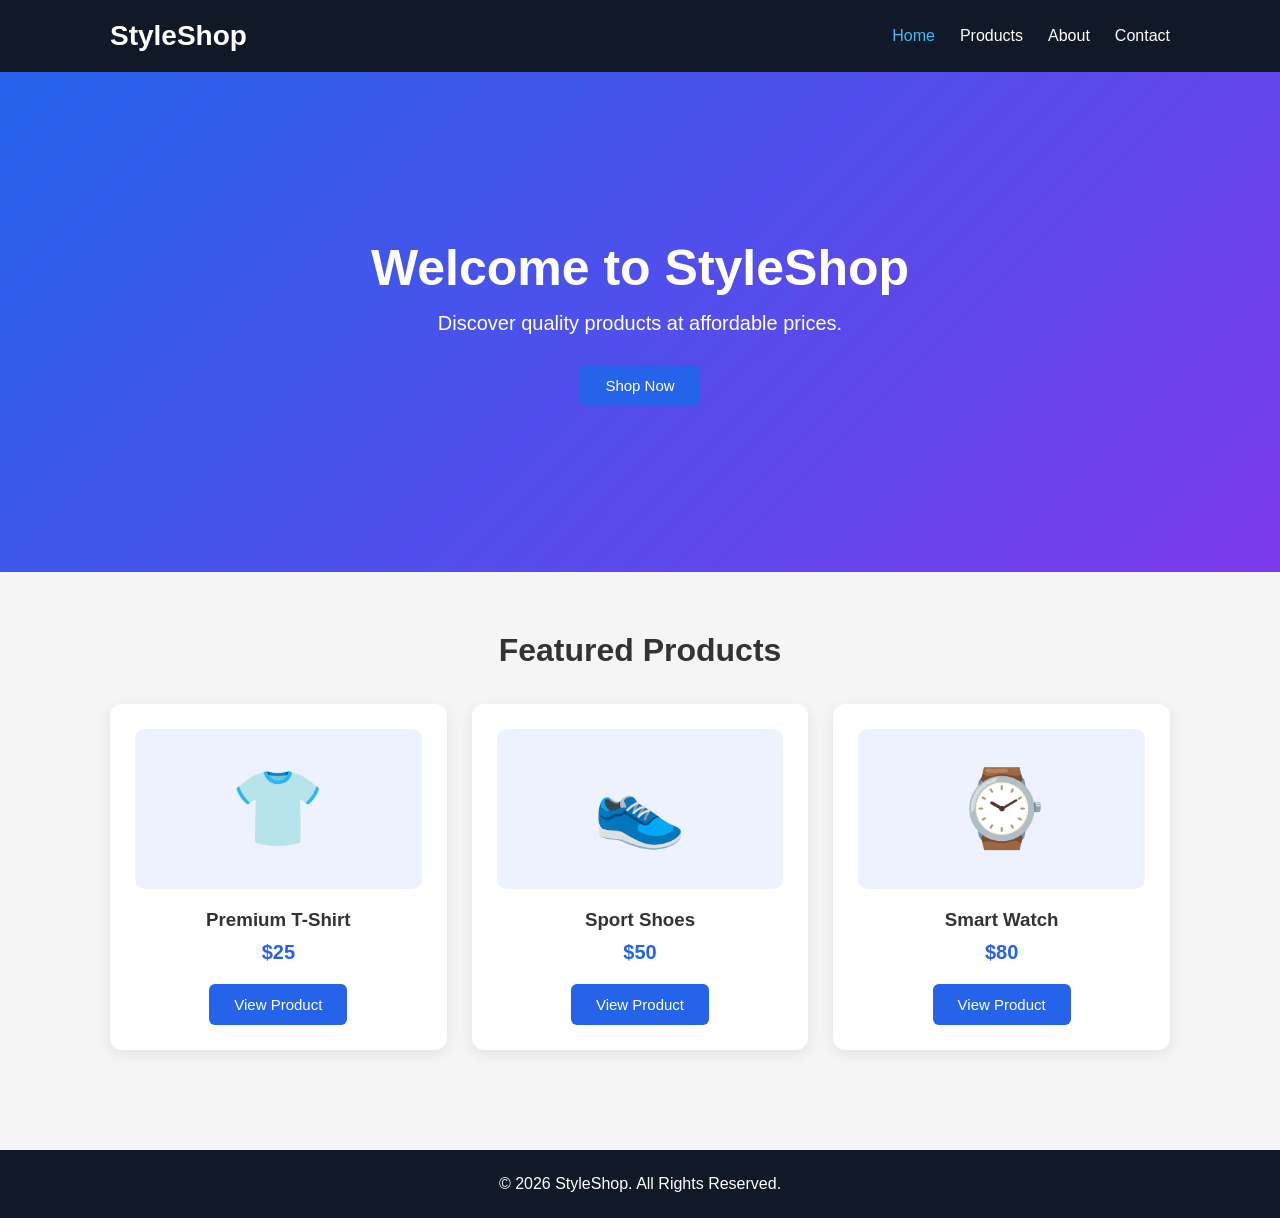
<file: index.html>
<!DOCTYPE html>
<html lang="en">
<head>
    <meta charset="UTF-8">
    <meta name="viewport" content="width=device-width, initial-scale=1.0">
    <title>Document</title>
</head>
<body>
   <!DOCTYPE html>
<html lang="en">
<head>
    <meta charset="UTF-8">
    <meta name="viewport" content="width=device-width, initial-scale=1.0">
    <title>StyleShop - Home</title>
    <link rel="stylesheet" href="style.css">
</head>
<body>

<header>
    <nav class="navbar">
        <h1 class="logo">StyleShop</h1>

        <ul class="nav-links">
            <li><a href="index.html" class="active">Home</a></li>
            <li><a href="product.html">Products</a></li>
            <li><a href="about.html">About</a></li>
            <li><a href="contact.html">Contact</a></li>
        </ul>
    </nav>
</header>

<section class="hero">
    <div class="hero-content">
        <h2>Welcome to StyleShop</h2>
        <p>Discover quality products at affordable prices.</p>
        <a href="product.html" class="btn">Shop Now</a>
    </div>
</section>

<section class="featured">
    <h2>Featured Products</h2>

    <div class="products">
        <div class="card">
            <div class="product-img">👕</div>
            <h3>Premium T-Shirt</h3>
            <p>$25</p>
            <a href="product.html" class="btn">View Product</a>
        </div>

        <div class="card">
            <div class="product-img">👟</div>
            <h3>Sport Shoes</h3>
            <p>$50</p>
            <a href="product.html" class="btn">View Product</a>
        </div>

        <div class="card">
            <div class="product-img">⌚</div>
            <h3>Smart Watch</h3>
            <p>$80</p>
            <a href="product.html" class="btn">View Product</a>
        </div>
    </div>
</section>

<footer>
    <p>&copy; 2026 StyleShop. All Rights Reserved.</p>
</footer>

</body>
</html>

</body>
</html>
</file>
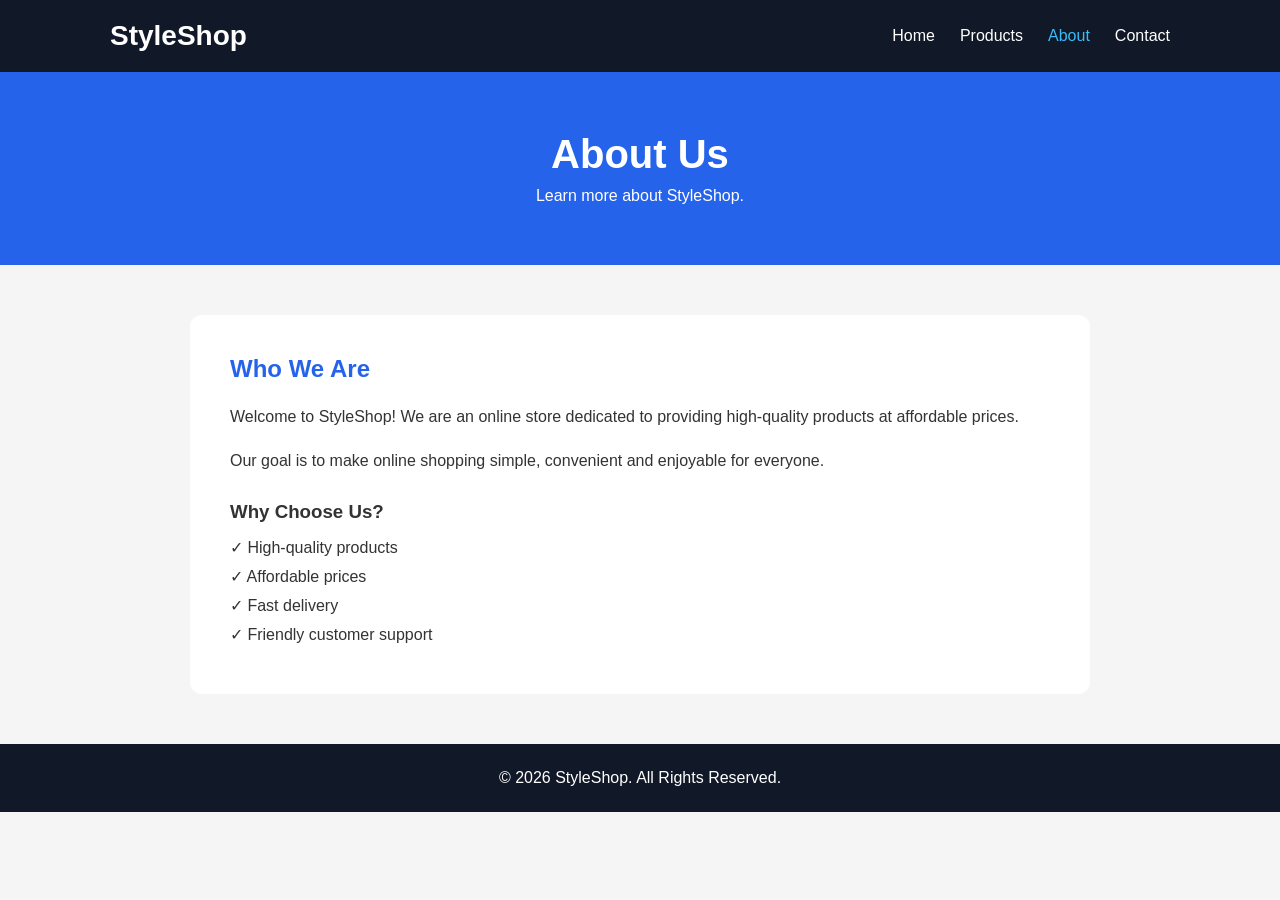
<file: about.html>
<!DOCTYPE html>
<html lang="en">
<head>
    <meta charset="UTF-8">
    <meta name="viewport" content="width=device-width, initial-scale=1.0">
    <title>StyleShop - About</title>
    <link rel="stylesheet" href="style.css">
</head>
<body>

<header>
    <nav class="navbar">
        <h1 class="logo">StyleShop</h1>

        <ul class="nav-links">
            <li><a href="index.html">Home</a></li>
            <li><a href="product.html">Products</a></li>
            <li><a href="about.html" class="active">About</a></li>
            <li><a href="contact.html">Contact</a></li>
        </ul>
    </nav>
</header>

<section class="page-header">
    <h2>About Us</h2>
    <p>Learn more about StyleShop.</p>
</section>

<section class="about">
    <div class="about-content">
        <h2>Who We Are</h2>

        <p>
            Welcome to StyleShop! We are an online store dedicated to
            providing high-quality products at affordable prices.
        </p>

        <p>
            Our goal is to make online shopping simple, convenient and
            enjoyable for everyone.
        </p>

        <h3>Why Choose Us?</h3>

        <ul>
            <li>✓ High-quality products</li>
            <li>✓ Affordable prices</li>
            <li>✓ Fast delivery</li>
            <li>✓ Friendly customer support</li>
        </ul>
    </div>
</section>

<footer>
    <p>&copy; 2026 StyleShop. All Rights Reserved.</p>
</footer>

</body>
</html>
</file>
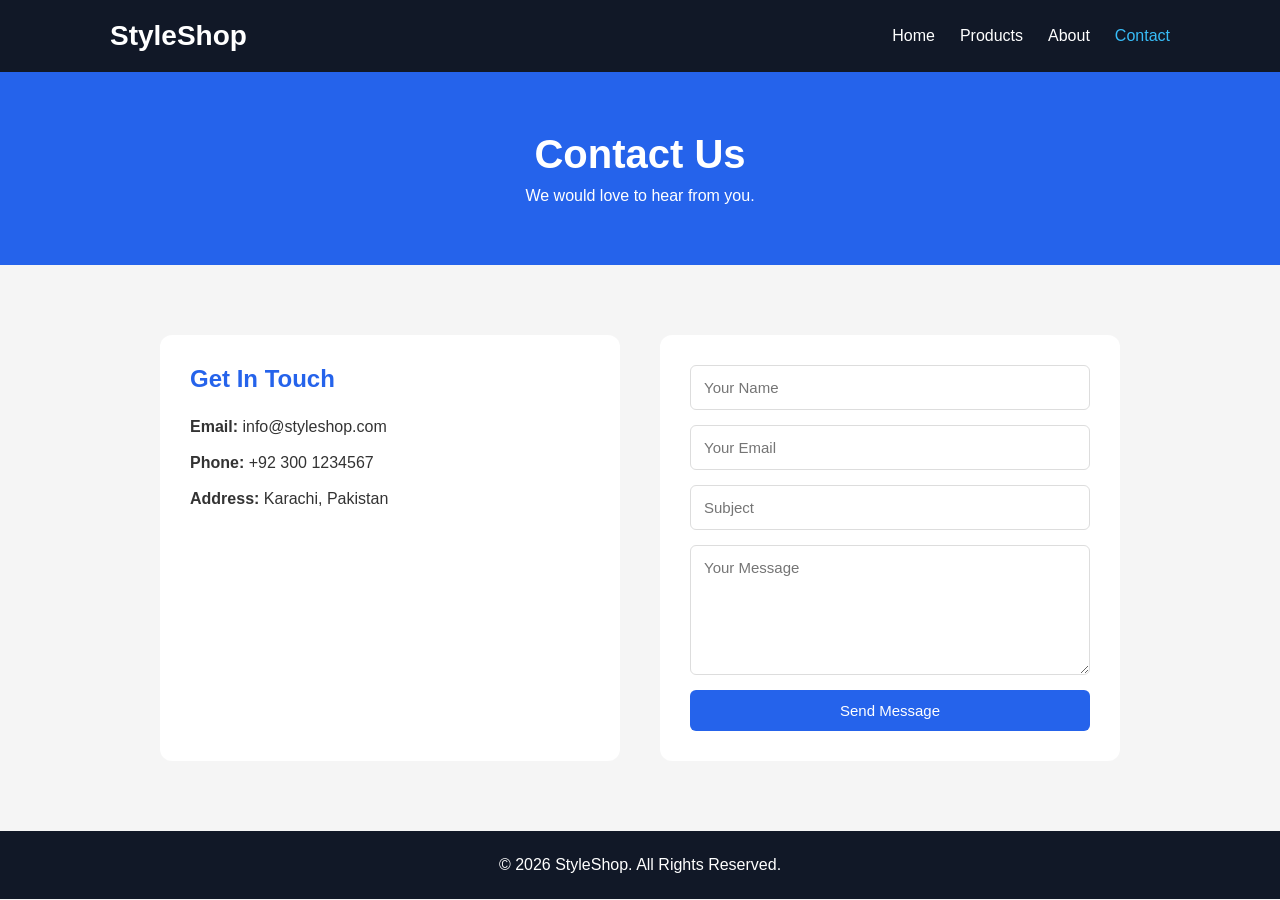
<file: contact.html>
<!DOCTYPE html>
<html lang="en">
<head>
    <meta charset="UTF-8">
    <meta name="viewport" content="width=device-width, initial-scale=1.0">
    <title>StyleShop - Contact</title>
    <link rel="stylesheet" href="style.css">
</head>
<body>

<header>
    <nav class="navbar">
        <h1 class="logo">StyleShop</h1>

        <ul class="nav-links">
            <li><a href="index.html">Home</a></li>
            <li><a href="product.html">Products</a></li>
            <li><a href="about.html">About</a></li>
            <li><a href="contact.html" class="active">Contact</a></li>
        </ul>
    </nav>
</header>

<section class="page-header">
    <h2>Contact Us</h2>
    <p>We would love to hear from you.</p>
</section>

<section class="contact">

    <div class="contact-info">
        <h2>Get In Touch</h2>
        <p><strong>Email:</strong> info@styleshop.com</p>
        <p><strong>Phone:</strong> +92 300 1234567</p>
        <p><strong>Address:</strong> Karachi, Pakistan</p>
    </div>

    <form>
        <input type="text" placeholder="Your Name" required>

        <input type="email" placeholder="Your Email" required>

        <input type="text" placeholder="Subject" required>

        <textarea rows="6" placeholder="Your Message" required></textarea>

        <button type="submit" class="btn">Send Message</button>
    </form>

</section>

<footer>
    <p>&copy; 2026 StyleShop. All Rights Reserved.</p>
</footer>

</body>
</html>
</file>
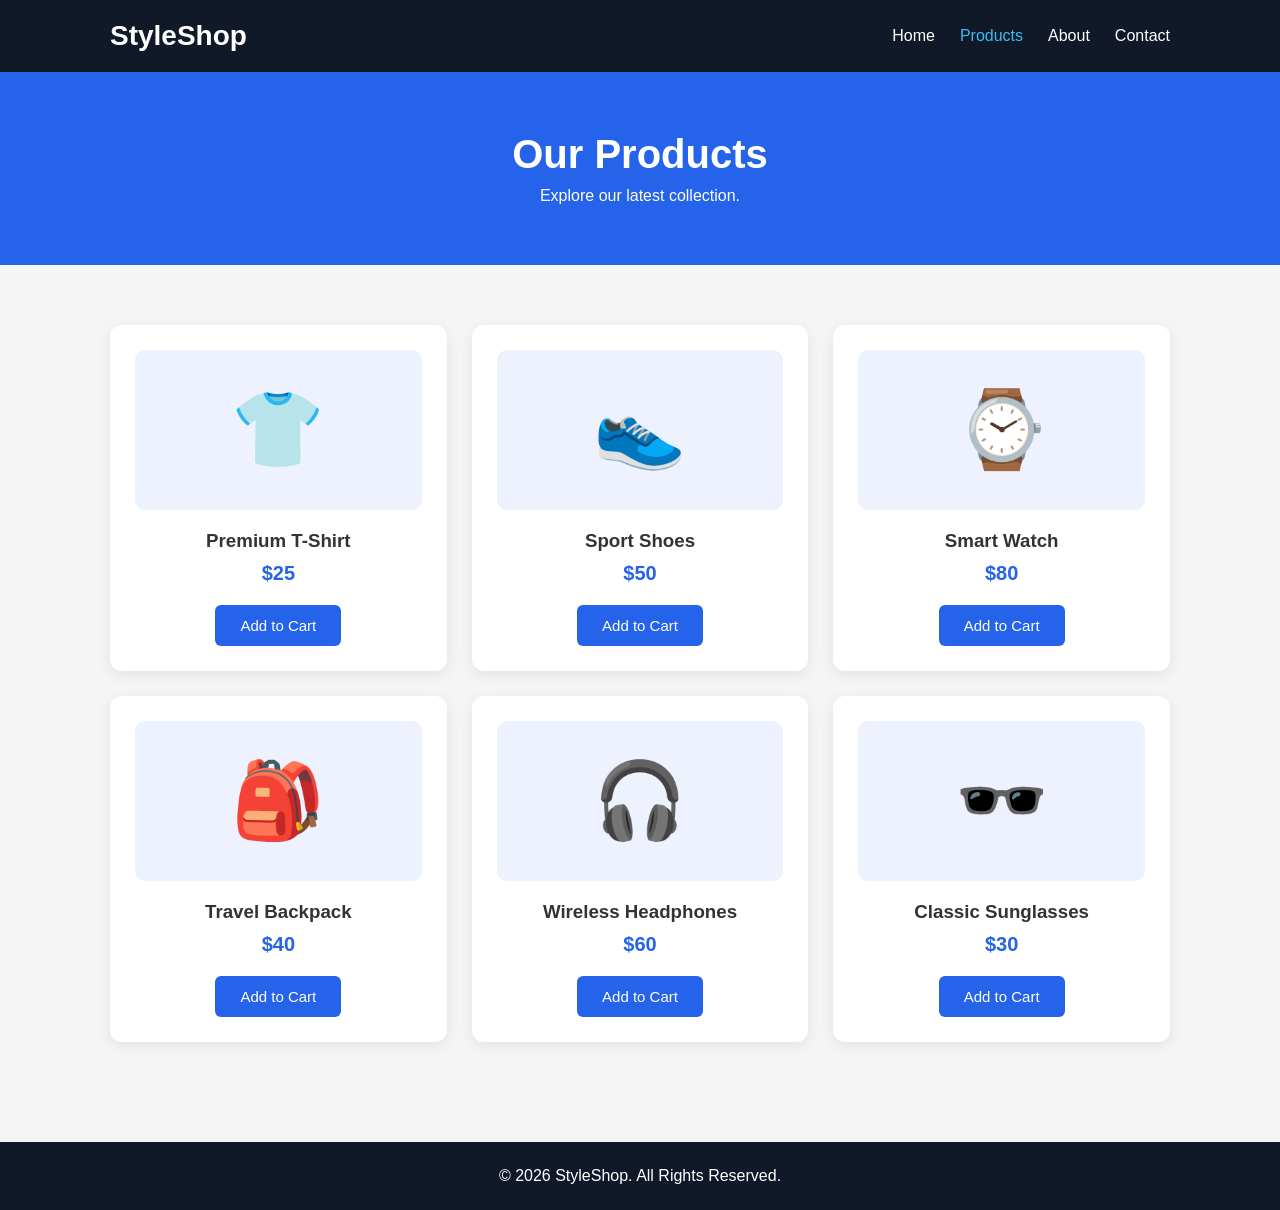
<file: product.html>
<!DOCTYPE html>
<html lang="en">
<head>
    <meta charset="UTF-8">
    <meta name="viewport" content="width=device-width, initial-scale=1.0">
    <title>StyleShop - Products</title>
    <link rel="stylesheet" href="style.css">
</head>
<body>

<header>
    <nav class="navbar">
        <h1 class="logo">StyleShop</h1>

        <ul class="nav-links">
            <li><a href="index.html">Home</a></li>
            <li><a href="product.html" class="active">Products</a></li>
            <li><a href="about.html">About</a></li>
            <li><a href="contact.html">Contact</a></li>
        </ul>
    </nav>
</header>

<section class="page-header">
    <h2>Our Products</h2>
    <p>Explore our latest collection.</p>
</section>

<section class="product-section">

    <div class="products">

        <div class="card">
            <div class="product-img">👕</div>
            <h3>Premium T-Shirt</h3>
            <p class="price">$25</p>
            <button class="btn">Add to Cart</button>
        </div>

        <div class="card">
            <div class="product-img">👟</div>
            <h3>Sport Shoes</h3>
            <p class="price">$50</p>
            <button class="btn">Add to Cart</button>
        </div>

        <div class="card">
            <div class="product-img">⌚</div>
            <h3>Smart Watch</h3>
            <p class="price">$80</p>
            <button class="btn">Add to Cart</button>
        </div>

        <div class="card">
            <div class="product-img">🎒</div>
            <h3>Travel Backpack</h3>
            <p class="price">$40</p>
            <button class="btn">Add to Cart</button>
        </div>

        <div class="card">
            <div class="product-img">🎧</div>
            <h3>Wireless Headphones</h3>
            <p class="price">$60</p>
            <button class="btn">Add to Cart</button>
        </div>

        <div class="card">
            <div class="product-img">🕶️</div>
            <h3>Classic Sunglasses</h3>
            <p class="price">$30</p>
            <button class="btn">Add to Cart</button>
        </div>

    </div>

</section>

<footer>
    <p>&copy; 2026 StyleShop. All Rights Reserved.</p>
</footer>

</body>
</html>
</file>
<file: style.css>
* {
    margin: 0;
    padding: 0;
    box-sizing: border-box;
}

body {
    font-family: Arial, sans-serif;
    background: #f5f5f5;
    color: #333;
}

/* Navbar */

header {
    background: #111827;
}

.navbar {
    max-width: 1100px;
    margin: auto;
    padding: 20px;
    display: flex;
    justify-content: space-between;
    align-items: center;
}

.logo {
    color: white;
    font-size: 28px;
}

.nav-links {
    list-style: none;
    display: flex;
    gap: 25px;
}

.nav-links a {
    color: white;
    text-decoration: none;
    font-size: 16px;
    transition: 0.3s;
}

.nav-links a:hover,
.nav-links a.active {
    color: #38bdf8;
}

/* Hero */

.hero {
    height: 500px;
    display: flex;
    justify-content: center;
    align-items: center;
    text-align: center;
    background: linear-gradient(135deg, #2563eb, #7c3aed);
    color: white;
}

.hero-content h2 {
    font-size: 50px;
    margin-bottom: 15px;
}

.hero-content p {
    font-size: 20px;
    margin-bottom: 30px;
}

/* Buttons */

.btn {
    display: inline-block;
    border: none;
    background: #2563eb;
    color: white;
    padding: 12px 25px;
    border-radius: 6px;
    text-decoration: none;
    cursor: pointer;
    font-size: 15px;
    transition: 0.3s;
}

.btn:hover {
    background: #1d4ed8;
    transform: translateY(-2px);
}

/* Sections */

.featured,
.product-section {
    max-width: 1100px;
    margin: auto;
    padding: 60px 20px;
}

.featured > h2 {
    text-align: center;
    margin-bottom: 35px;
    font-size: 32px;
}

/* Products */

.products {
    display: grid;
    grid-template-columns: repeat(3, 1fr);
    gap: 25px;
}

.card {
    background: white;
    padding: 25px;
    border-radius: 12px;
    text-align: center;
    box-shadow: 0 4px 15px rgba(0, 0, 0, 0.08);
    transition: 0.3s;
}

.card:hover {
    transform: translateY(-7px);
}

.product-img {
    height: 160px;
    background: #eef2ff;
    border-radius: 10px;
    display: flex;
    justify-content: center;
    align-items: center;
    font-size: 75px;
    margin-bottom: 20px;
}

.card h3 {
    margin-bottom: 10px;
}

.card p {
    color: #2563eb;
    font-weight: bold;
    font-size: 20px;
    margin-bottom: 20px;
}

/* Page Header */

.page-header {
    background: #2563eb;
    color: white;
    text-align: center;
    padding: 60px 20px;
}

.page-header h2 {
    font-size: 40px;
    margin-bottom: 10px;
}

/* About */

.about {
    max-width: 900px;
    margin: 50px auto;
    padding: 40px;
    background: white;
    border-radius: 12px;
}

.about h2 {
    margin-bottom: 20px;
    color: #2563eb;
}

.about p {
    line-height: 1.8;
    margin-bottom: 15px;
}

.about h3 {
    margin-top: 25px;
    margin-bottom: 15px;
}

.about ul {
    list-style: none;
}

.about li {
    margin: 10px 0;
}

/* Contact */

.contact {
    max-width: 1000px;
    margin: 50px auto;
    padding: 20px;
    display: grid;
    grid-template-columns: 1fr 1fr;
    gap: 40px;
}

.contact-info,
form {
    background: white;
    padding: 30px;
    border-radius: 12px;
}

.contact-info h2 {
    color: #2563eb;
    margin-bottom: 25px;
}

.contact-info p {
    margin: 18px 0;
}

form {
    display: flex;
    flex-direction: column;
    gap: 15px;
}

form input,
form textarea {
    width: 100%;
    padding: 13px;
    border: 1px solid #ddd;
    border-radius: 6px;
    font-family: Arial, sans-serif;
    font-size: 15px;
}

form textarea {
    resize: vertical;
}

form input:focus,
form textarea:focus {
    outline: none;
    border-color: #2563eb;
}

/* Footer */

footer {
    background: #111827;
    color: white;
    text-align: center;
    padding: 25px;
    margin-top: 40px;
}

/* Responsive */

@media (max-width: 768px) {

    .navbar {
        flex-direction: column;
        gap: 20px;
    }

    .nav-links {
        gap: 15px;
        flex-wrap: wrap;
        justify-content: center;
    }

    .hero-content h2 {
        font-size: 36px;
    }

    .products {
        grid-template-columns: 1fr;
    }

    .contact {
        grid-template-columns: 1fr;
        margin: 30px auto;
    }

    .about {
        margin: 30px 20px;
    }
}
</file>
